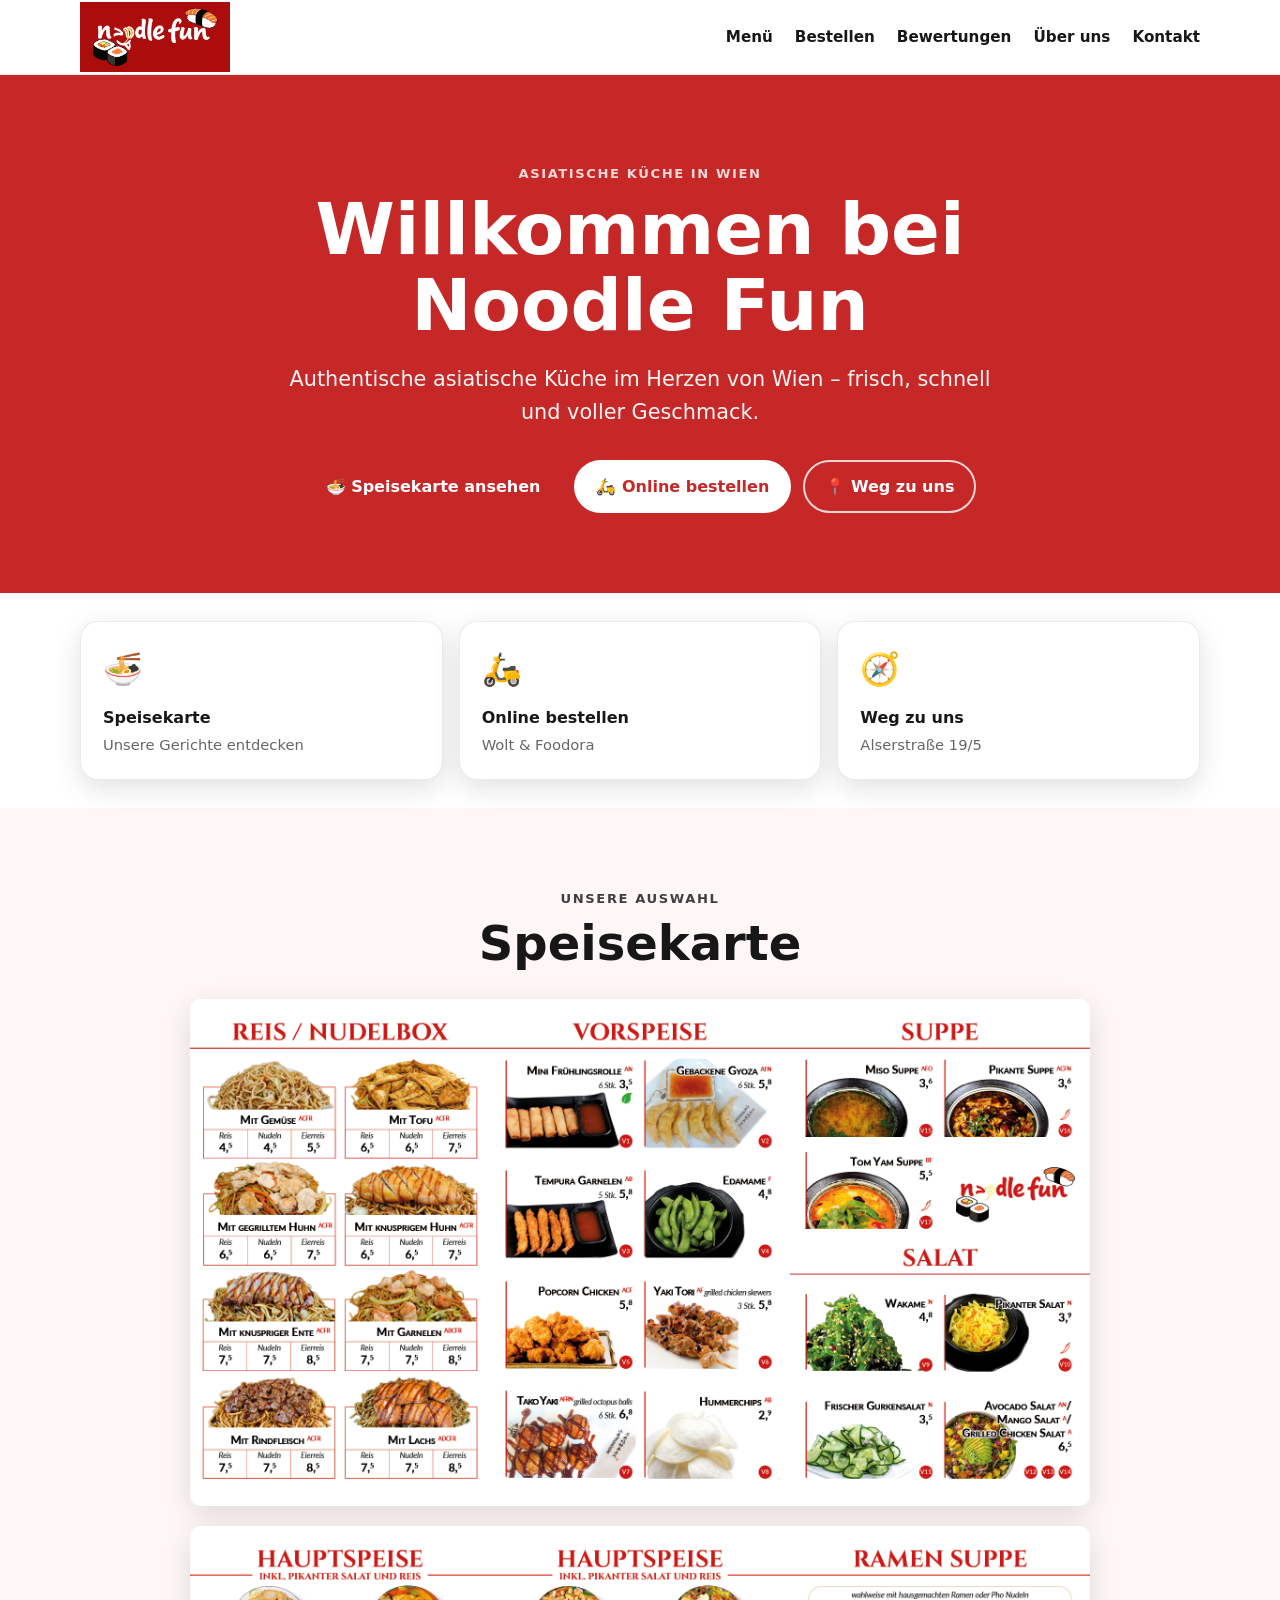
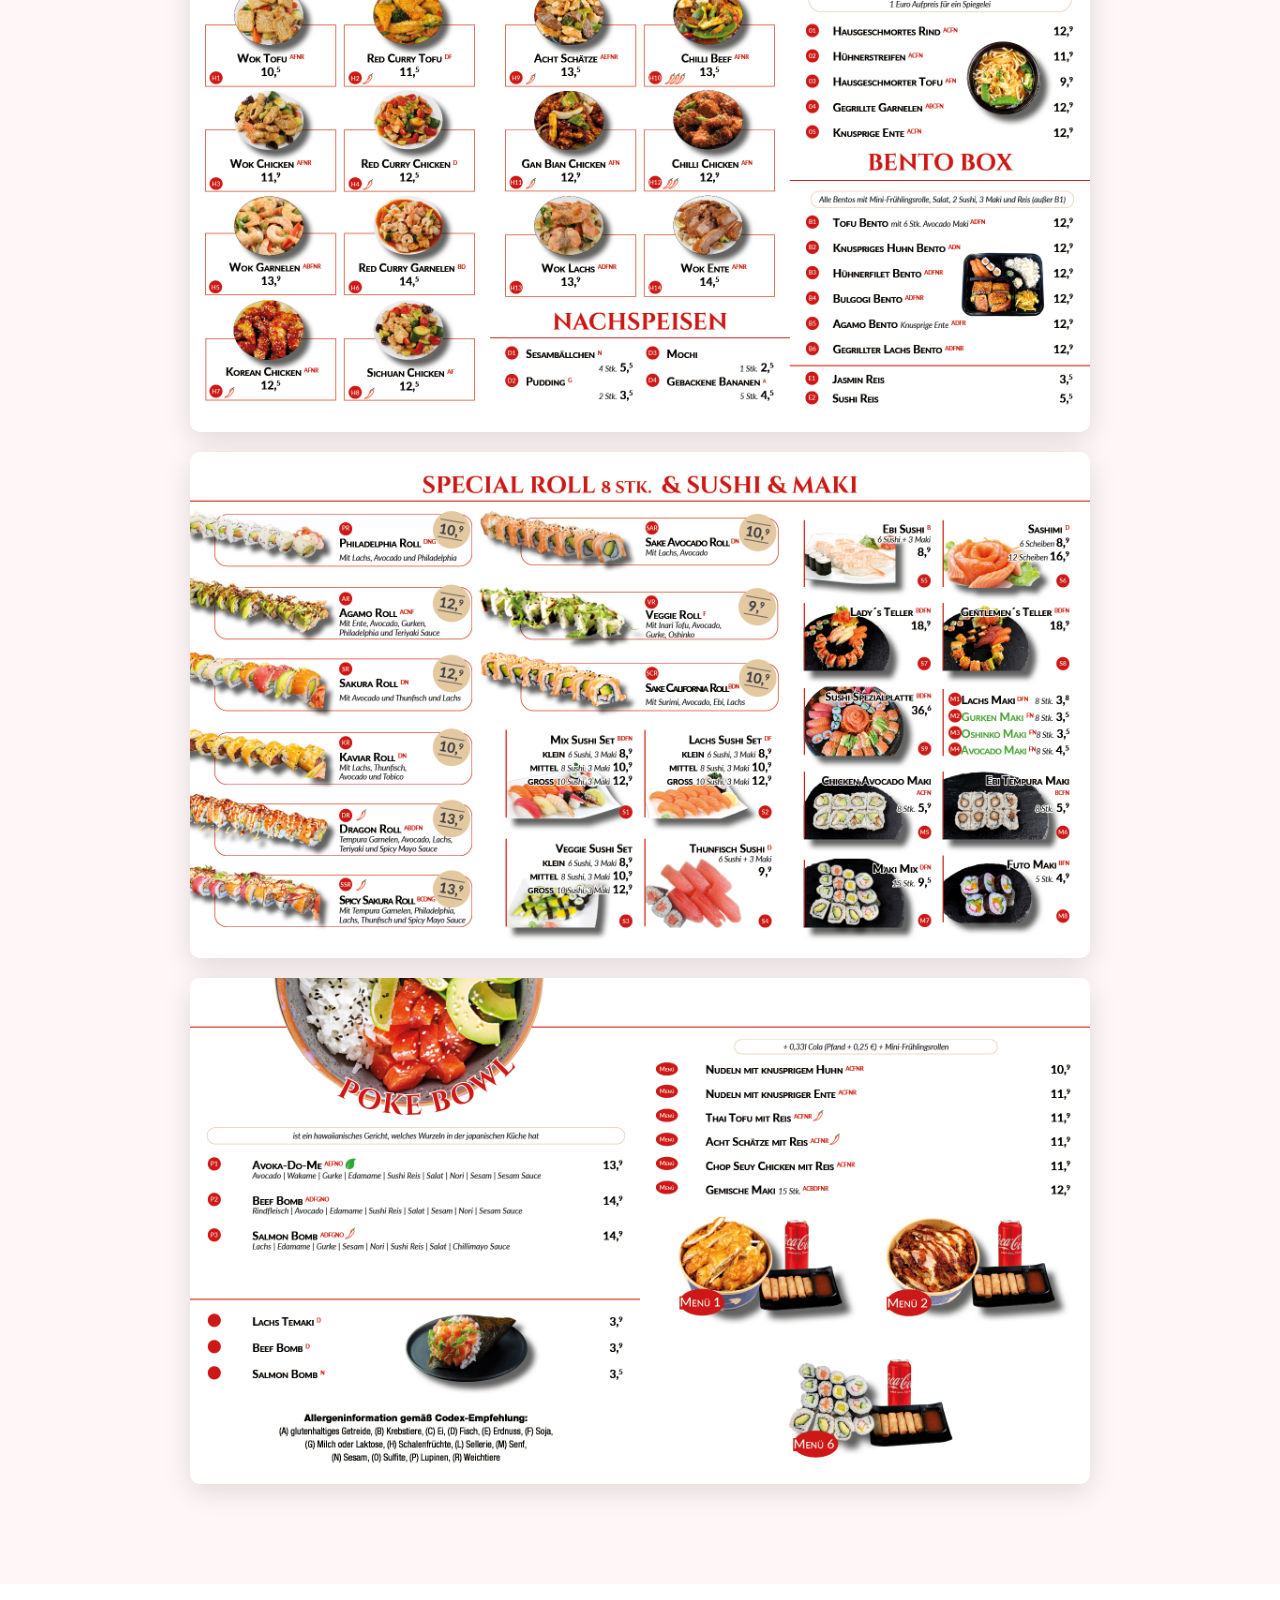
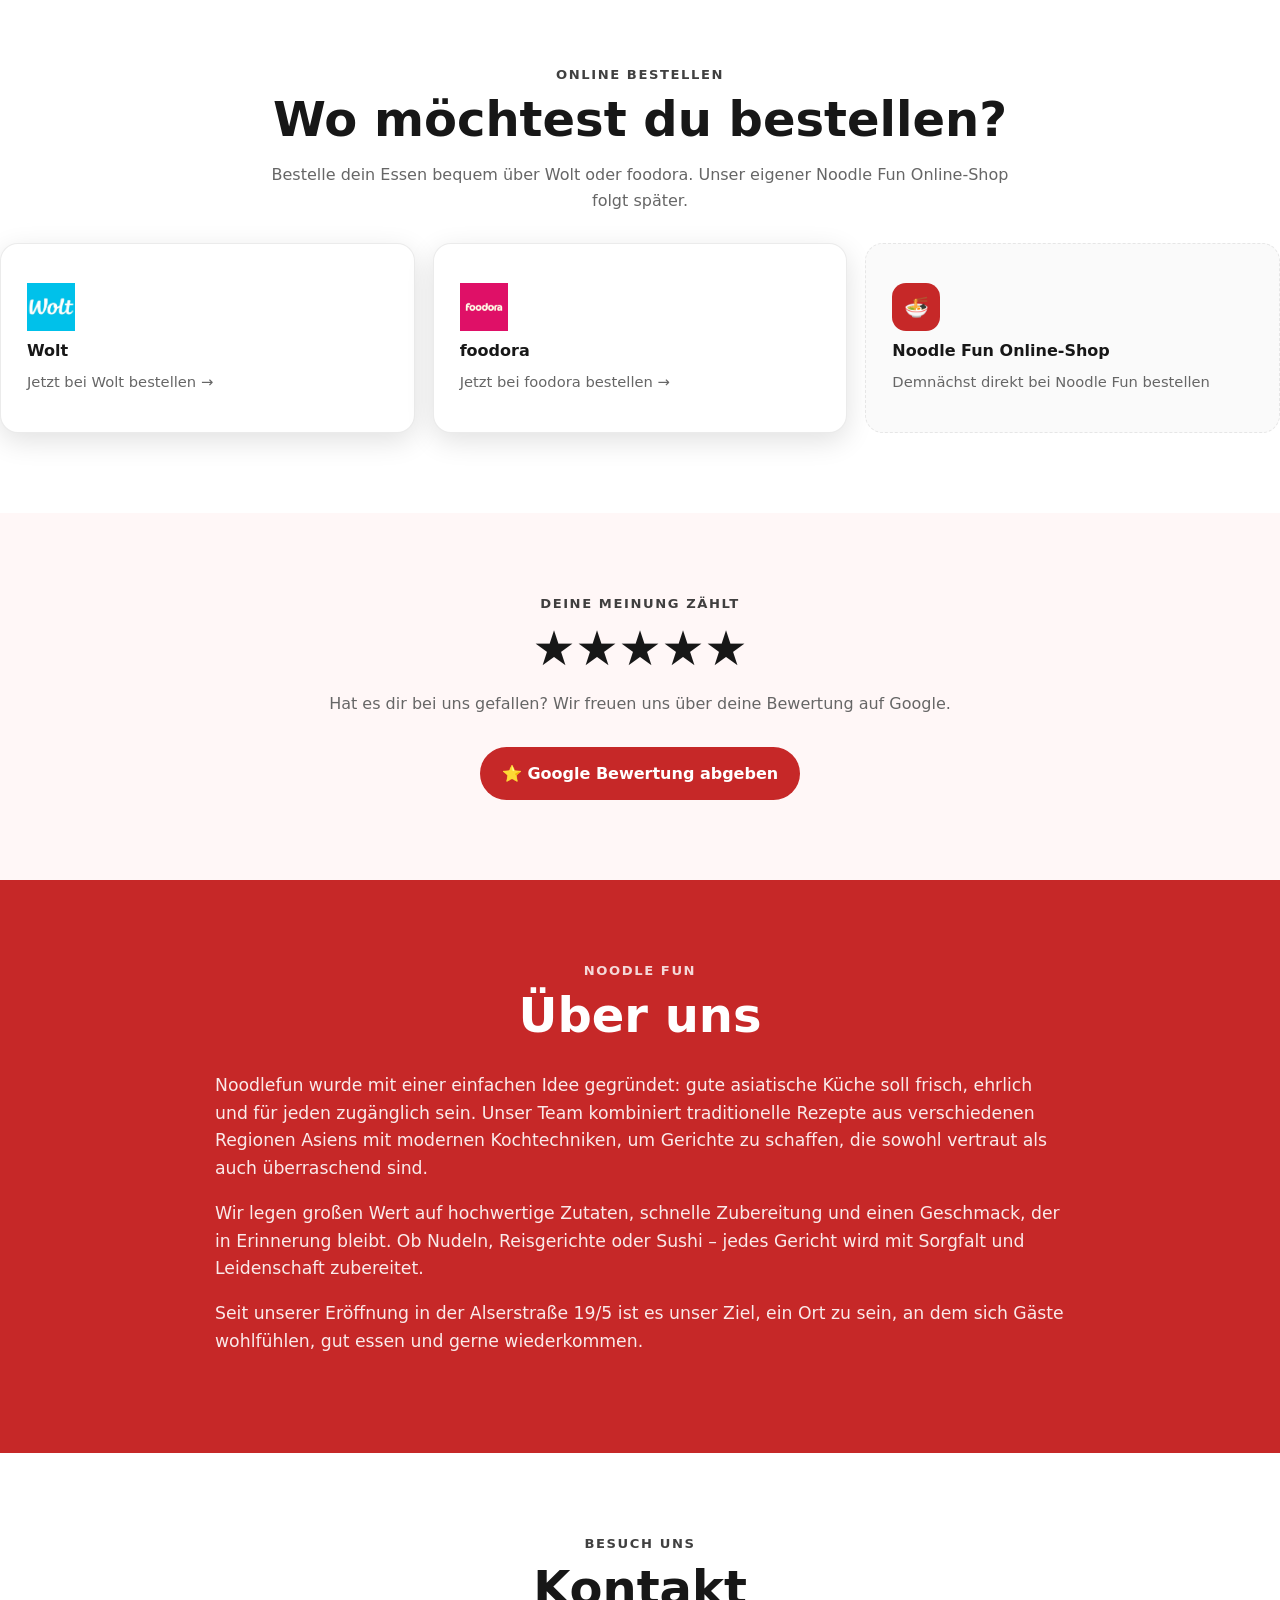
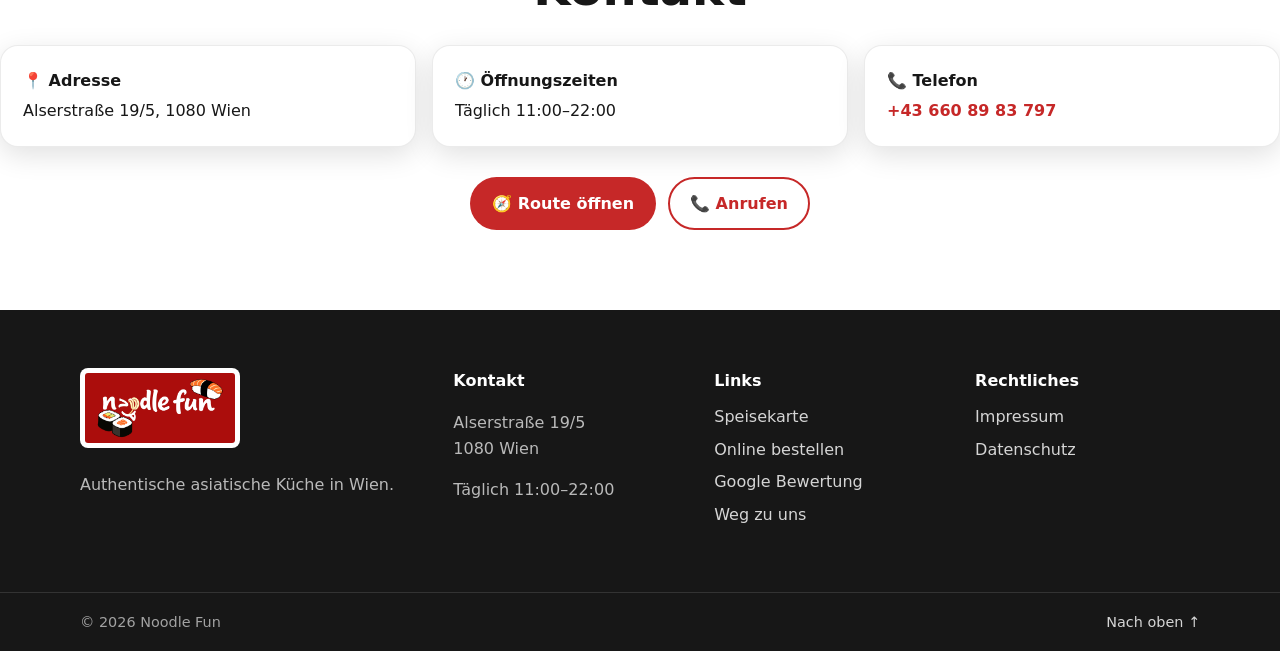
<file: index.html>
<!doctype html>
<html lang="de">
<head>
<meta charset="utf-8">
<meta name="viewport" content="width=device-width, initial-scale=1">
<meta name="description" content="Noodle Fun Wien – authentische asiatische Küche in der Alserstraße 19/5, 1080 Wien. Speisekarte, Online-Bestellung, Google Bewertungen und Weg zu uns.">
<meta name="theme-color" content="#C62828">
<meta property="og:title" content="Noodle Fun Wien">
<meta property="og:description" content="Authentische asiatische Küche in Wien.">
<meta property="og:type" content="restaurant">
<title>Noodle Fun Wien | Asiatische Küche in 1080 Wien</title>
<link rel="stylesheet" href="styles.css">
<script src="script.js" defer></script>
<script type="application/ld+json">
{
  "@context":"https://schema.org",
  "@type":"Restaurant",
  "name":"Noodle Fun",
  "address":{"@type":"PostalAddress","streetAddress":"Alserstraße 19/5","postalCode":"1080","addressLocality":"Wien","addressCountry":"AT"},
  "telephone":"+43 660 89 83 797",
  "openingHours":"Mo-Su 11:00-22:00"
}
</script>
</head>
<body>
<header class="site-header" id="top">
  <div class="container header-inner">
    <a class="brand" href="#top" aria-label="Noodle Fun Startseite">
      <img src="assets/LOGO 1024 x 475.png" alt="Noodle Fun Logo">
    </a>
    <button class="menu-toggle" type="button" aria-expanded="false" aria-controls="site-nav" aria-label="Menü öffnen">
      <span></span><span></span><span></span>
    </button>
    <nav class="site-nav" id="site-nav" aria-label="Hauptnavigation">
      <a href="#menu">Menü</a><a href="#order">Bestellen</a><a href="#reviews">Bewertungen</a><a href="#about">Über uns</a><a href="#contact">Kontakt</a>
    </nav>
  </div>
</header>

<main>
<section class="hero" aria-labelledby="hero-title">
  <div class="container hero-content">
    <p class="eyebrow">Asiatische Küche in Wien</p>
    <h1 id="hero-title">Willkommen bei Noodle Fun</h1>
    <p class="hero-text">Authentische asiatische Küche im Herzen von Wien – frisch, schnell und voller Geschmack.</p>
    <div class="cta-group">
      <a class="btn btn-primary" href="#menu">🍜 Speisekarte ansehen</a>
      <a class="btn btn-secondary" href="#order">🛵 Online bestellen</a>
      <a class="btn btn-light" href="https://maps.google.com/?q=Alserstraße+19/5,+1080+Wien" target="_blank" rel="noopener noreferrer">📍 Weg zu uns</a>
    </div>
  </div>
</section>

<section class="quick-actions" aria-label="Schnellzugriff">
  <div class="container action-grid">
    <a class="action-card" href="#menu"><span class="action-icon">🍜</span><strong>Speisekarte</strong><span>Unsere Gerichte entdecken</span></a>
    <a class="action-card" href="#order"><span class="action-icon">🛵</span><strong>Online bestellen</strong><span>Wolt &amp; Foodora</span></a>
    <a class="action-card" href="https://maps.google.com/?q=Alserstraße+19/5,+1080+Wien" target="_blank" rel="noopener noreferrer"><span class="action-icon">🧭</span><strong>Weg zu uns</strong><span>Alserstraße 19/5</span></a>
  </div>
</section>

<section class="section" id="menu" aria-labelledby="menu-title">
  <div class="section-heading"><p class="eyebrow">Unsere Auswahl</p><h2 id="menu-title">Speisekarte</h2></div>
  <div class="menu-gallery">
    <img class="menu-image" src="assets/TV1.png" alt="Noodle Fun Speisekarte – Seite 1" loading="lazy" decoding="async">
    <img class="menu-image" src="assets/TV2.png" alt="Noodle Fun Speisekarte – Seite 2" loading="lazy" decoding="async">
    <img class="menu-image" src="assets/TV3.png" alt="Noodle Fun Speisekarte – Seite 3" loading="lazy" decoding="async">
    <img class="menu-image" src="assets/TV4.png" alt="Noodle Fun Speisekarte – Seite 4" loading="lazy" decoding="async">
  </div>
</section>

<section class="section order-section" id="order" aria-labelledby="order-title">
  <div class="section-heading">
    <p class="eyebrow">Online bestellen</p>
    <h2 id="order-title">Wo möchtest du bestellen?</h2>
    <p>
      Bestelle dein Essen bequem über Wolt oder foodora.
      Unser eigener Noodle Fun Online-Shop folgt später.
    </p>
  </div>

  <div class="order-grid">

    <!-- Wolt -->
    <a
      class="platform-card"
      href="https://wolt.com/en/aut/vienna/restaurant/noodlefun"
      target="_blank"
      rel="noopener noreferrer"
      aria-label="Noodle Fun auf Wolt bestellen"
    >
      <span class="platform-logo">
        <img src="assets/wolt-logo.png" alt="Wolt">
      </span>
      <strong>Wolt</strong>
      <span>Jetzt bei Wolt bestellen →</span>
    </a>

    <!-- foodora -->
    <a
      class="platform-card"
      href="https://www.foodora.at/restaurant/ipc9/noodle-fun-ipc9"
      target="_blank"
      rel="noopener noreferrer"
      aria-label="Noodle Fun auf foodora bestellen"
    >
      <span class="platform-logo">
        <img src="assets/foodora-logo.png" alt="foodora">
      </span>
      <strong>foodora</strong>
      <span>Jetzt bei foodora bestellen →</span>
    </a>

    <!-- Future Noodle Fun Online Shop -->
    <div class="platform-card future-card">
      <span class="platform-logo">🍜</span>
      <strong>Noodle Fun Online-Shop</strong>
      <span>Demnächst direkt bei Noodle Fun bestellen</span>
    </div>

  </div>
</section>

<section class="section reviews-section" id="reviews" aria-labelledby="reviews-title">
  <div class="section-heading"><p class="eyebrow">Deine Meinung zählt</p><h2 id="reviews-title">★★★★★</h2><p>Hat es dir bei uns gefallen? Wir freuen uns über deine Bewertung auf Google.</p></div>
  <a class="btn btn-primary" href="https://g.page/r/CQJ1EGxJWChrEBM/review" target="_blank" rel="noopener noreferrer">⭐ Google Bewertung abgeben</a>
</section>

<section class="section about" id="about" aria-labelledby="about-title">
  <div class="section-heading"><p class="eyebrow">Noodle Fun</p><h2 id="about-title">Über uns</h2></div>
  <div class="about-copy">
    <p>Noodlefun wurde mit einer einfachen Idee gegründet: gute asiatische Küche soll frisch, ehrlich und für jeden zugänglich sein. Unser Team kombiniert traditionelle Rezepte aus verschiedenen Regionen Asiens mit modernen Kochtechniken, um Gerichte zu schaffen, die sowohl vertraut als auch überraschend sind.</p>
    <p>Wir legen großen Wert auf hochwertige Zutaten, schnelle Zubereitung und einen Geschmack, der in Erinnerung bleibt. Ob Nudeln, Reisgerichte oder Sushi – jedes Gericht wird mit Sorgfalt und Leidenschaft zubereitet.</p>
    <p>Seit unserer Eröffnung in der Alserstraße 19/5 ist es unser Ziel, ein Ort zu sein, an dem sich Gäste wohlfühlen, gut essen und gerne wiederkommen.</p>
  </div>
</section>

<section class="section contact-section" id="contact" aria-labelledby="contact-title">
  <div class="section-heading"><p class="eyebrow">Besuch uns</p><h2 id="contact-title">Kontakt</h2></div>
  <div class="contact-grid">
    <div class="contact-card"><strong>📍 Adresse</strong><span>Alserstraße 19/5, 1080 Wien</span></div>
    <div class="contact-card"><strong>🕐 Öffnungszeiten</strong><span>Täglich 11:00–22:00</span></div>
    <div class="contact-card"><strong>📞 Telefon</strong><a href="tel:+436608983797">+43 660 89 83 797</a></div>
  </div>
  <div class="contact-actions">
    <a class="btn btn-primary" href="https://maps.google.com/?q=Alserstraße+19/5,+1080+Wien" target="_blank" rel="noopener noreferrer">🧭 Route öffnen</a>
    <a class="btn btn-light" href="tel:+436608983797">📞 Anrufen</a>
  </div>
</section>
</main>

<footer class="site-footer">
  <div class="container footer-grid">
    <div><img class="footer-logo" src="assets/LOGO 1024 x 475.png" alt="Noodle Fun Logo"><p>Authentische asiatische Küche in Wien.</p></div>
    <div><h2>Kontakt</h2><p>Alserstraße 19/5<br>1080 Wien</p><p>Täglich 11:00–22:00</p></div>
    <div><h2>Links</h2><a href="#menu">Speisekarte</a><a href="#order">Online bestellen</a><a href="https://g.page/r/CQJ1EGxJWChrEBM/review" target="_blank" rel="noopener noreferrer">Google Bewertung</a><a href="https://maps.google.com/?q=Alserstraße+19/5,+1080+Wien" target="_blank" rel="noopener noreferrer">Weg zu uns</a></div>
    <div><h2>Rechtliches</h2><a href="pages/impressum.html">Impressum</a><a href="pages/datenschutz.html">Datenschutz</a></div>
  </div>
  <div class="footer-bottom"><div class="container"><span>© 2026 Noodle Fun</span><a href="#top">Nach oben ↑</a></div></div>
</footer>
</body>
</html>
</file>
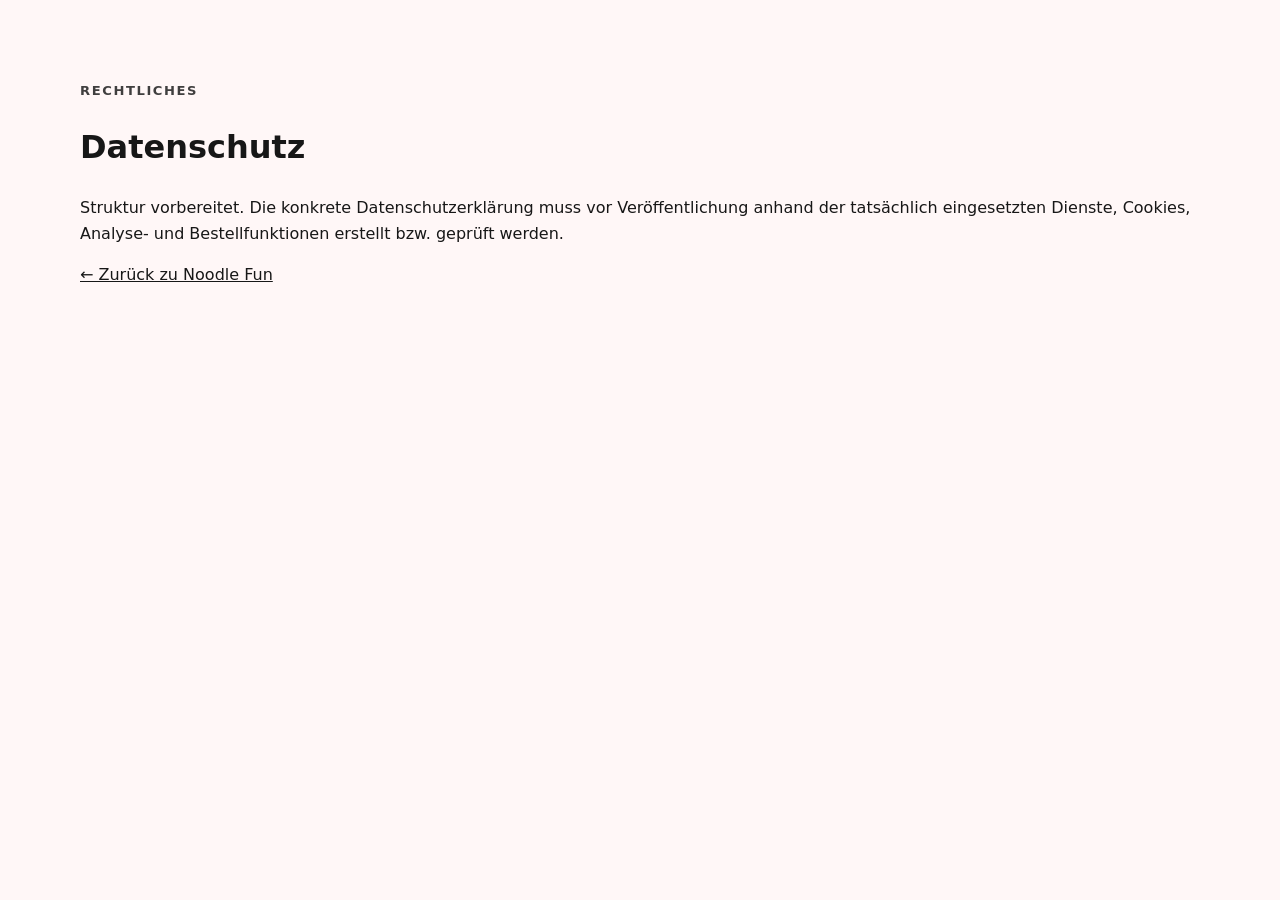
<file: pages/datenschutz.html>
<!doctype html><html lang="de"><head><meta charset="utf-8"><meta name="viewport" content="width=device-width,initial-scale=1"><title>Datenschutz | Noodle Fun Wien</title><link rel="stylesheet" href="../styles.css"></head><body><main class="section"><div class="container"><p class="eyebrow">Rechtliches</p><h1>Datenschutz</h1><p>Struktur vorbereitet. Die konkrete Datenschutzerklärung muss vor Veröffentlichung anhand der tatsächlich eingesetzten Dienste, Cookies, Analyse- und Bestellfunktionen erstellt bzw. geprüft werden.</p><p><a href="../index.html">← Zurück zu Noodle Fun</a></p></div></main></body></html>
</file>
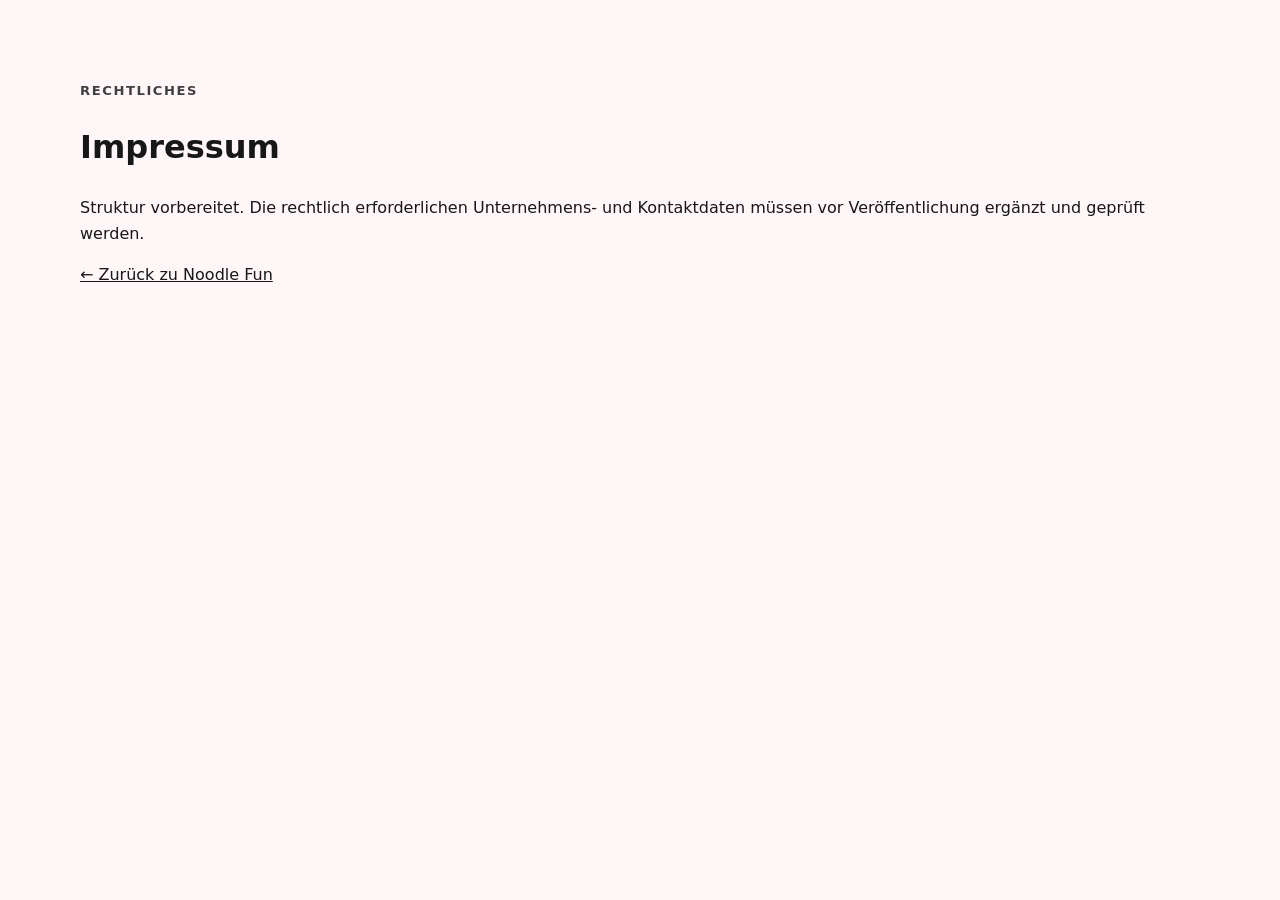
<file: pages/impressum.html>
<!doctype html><html lang="de"><head><meta charset="utf-8"><meta name="viewport" content="width=device-width,initial-scale=1"><title>Impressum | Noodle Fun Wien</title><link rel="stylesheet" href="../styles.css"></head><body><main class="section"><div class="container"><p class="eyebrow">Rechtliches</p><h1>Impressum</h1><p>Struktur vorbereitet. Die rechtlich erforderlichen Unternehmens- und Kontaktdaten müssen vor Veröffentlichung ergänzt und geprüft werden.</p><p><a href="../index.html">← Zurück zu Noodle Fun</a></p></div></main></body></html>
</file>
<file: styles.css>
:root{--brand-red:#C62828;--brand-light:#fff7f7;--text:#171717;--muted:#666;--white:#fff;--border:rgba(0,0,0,.08);--radius-md:18px;--radius-lg:28px;--shadow-card:0 8px 28px rgba(0,0,0,.12);--max-width:1120px;--header-height:74px}
*{box-sizing:border-box}html{scroll-behavior:smooth;scroll-padding-top:calc(var(--header-height) + 16px)}body{margin:0;font-family:Inter,ui-sans-serif,system-ui,-apple-system,BlinkMacSystemFont,"Segoe UI",sans-serif;color:var(--text);background:var(--brand-light);line-height:1.6}img{max-width:100%}a{color:inherit}.container{width:min(calc(100% - 32px),var(--max-width));margin-inline:auto}
.site-header{position:sticky;top:0;z-index:1000;background:rgba(255,255,255,.96);border-bottom:1px solid var(--border);backdrop-filter:blur(12px)}.header-inner{min-height:var(--header-height);display:flex;align-items:center;justify-content:space-between;gap:24px}.brand img{width:150px;display:block}.site-nav{display:flex;align-items:center;gap:22px}.site-nav a{text-decoration:none;font-weight:700;font-size:.95rem}.site-nav a:hover{color:var(--brand-red)}.menu-toggle{display:none;width:44px;height:44px;border:0;border-radius:12px;background:var(--brand-light);cursor:pointer}.menu-toggle span{display:block;width:22px;height:2px;margin:5px auto;background:var(--text)}
.hero{color:#fff;background:var(--brand-red);text-align:center;padding:88px 0 80px}.hero-content{max-width:850px}.eyebrow{margin:0 0 8px;font-size:.82rem;font-weight:800;letter-spacing:.12em;text-transform:uppercase;opacity:.82}.hero h1{margin:0;font-size:clamp(2.3rem,7vw,4.5rem);line-height:1.05}.hero-text{max-width:720px;margin:20px auto 0;font-size:clamp(1.05rem,2vw,1.3rem);opacity:.95}.cta-group,.contact-actions{display:flex;justify-content:center;flex-wrap:wrap;gap:12px;margin-top:30px}.btn{min-height:48px;display:inline-flex;align-items:center;justify-content:center;padding:12px 20px;border-radius:999px;border:2px solid transparent;text-decoration:none;font-weight:800;transition:transform .18s ease,box-shadow .18s ease}.btn:hover{transform:translateY(-2px);box-shadow:0 8px 20px rgba(0,0,0,.14)}.btn-primary{color:#fff;background:var(--brand-red)}.btn-secondary{color:var(--brand-red);background:#fff}.btn-light{color:var(--brand-red);background:transparent;border-color:currentColor}.hero .btn-light{color:#fff;border-color:rgba(255,255,255,.8)}
.quick-actions{padding:28px 0;background:#fff}.action-grid{display:grid;grid-template-columns:repeat(3,1fr);gap:16px}.action-card,.platform-card,.contact-card{border:1px solid var(--border);border-radius:var(--radius-md);background:#fff;box-shadow:var(--shadow-card)}.action-card{display:grid;gap:3px;padding:22px;text-decoration:none}.action-card span:last-child,.platform-card span:last-child{color:var(--muted);font-size:.92rem}.action-icon{font-size:2rem;margin-bottom:6px}
.section{padding:80px 0}.section-heading{max-width:760px;margin:0 auto 30px;text-align:center}.section-heading h2{margin:0;font-size:clamp(2rem,5vw,3rem);line-height:1.1}.section-heading p:last-child{color:var(--muted);margin-bottom:0}.menu-gallery{max-width:900px;margin:auto}.menu-image{display:block;width:100%;height:auto;margin:0 auto 20px;border-radius:10px;box-shadow:var(--shadow-card)}
.order-section{background:#fff}.order-grid{display:grid;grid-template-columns:repeat(3,1fr);gap:18px}.platform-card{min-height:190px;padding:26px;display:flex;flex-direction:column;justify-content:center;gap:7px;text-decoration:none}.platform-card:hover{transform:translateY(-2px)}.platform-logo{width:48px;height:48px;display:grid;place-items:center;border-radius:14px;background:var(--brand-red);color:#fff;font-weight:900;font-size:1.25rem}.future-card{background:#fafafa;border-style:dashed;box-shadow:none}.reviews-section{text-align:center}.about{background:var(--brand-red);color:#fff}.about-copy{max-width:850px;margin:auto;font-size:1.08rem;color:rgba(255,255,255,.9)}.contact-section{background:#fff}.contact-grid{display:grid;grid-template-columns:repeat(3,1fr);gap:16px}.contact-card{padding:22px;display:grid;gap:5px}.contact-card a{font-weight:800;color:var(--brand-red);text-decoration:none}
.site-footer{color:#fff;background:#171717}.footer-grid{padding:58px 0;display:grid;grid-template-columns:1.5fr repeat(3,1fr);gap:36px}.footer-logo{width:160px;background:#fff;border-radius:8px;padding:5px}.site-footer h2{margin:0 0 10px;font-size:1rem}.site-footer p{color:rgba(255,255,255,.7)}.site-footer a{display:block;width:fit-content;margin:7px 0;color:rgba(255,255,255,.82);text-decoration:none}.site-footer a:hover{color:#fff}.footer-bottom{border-top:1px solid rgba(255,255,255,.12)}.footer-bottom .container{min-height:58px;display:flex;justify-content:space-between;align-items:center;gap:20px;color:rgba(255,255,255,.6);font-size:.9rem}
@media(max-width:820px){.menu-toggle{display:block}.site-nav{position:absolute;top:var(--header-height);left:0;right:0;display:none;flex-direction:column;align-items:stretch;padding:12px 16px 18px;background:#fff;border-bottom:1px solid var(--border)}.site-nav.is-open{display:flex}.site-nav a{padding:12px;border-radius:10px}.site-nav a:hover{background:var(--brand-light)}.action-grid,.order-grid,.contact-grid,.footer-grid{grid-template-columns:1fr}.hero{padding:66px 0 58px}.section{padding:62px 0}.footer-bottom .container{flex-direction:column;justify-content:center;padding:14px 0}}
@media(prefers-reduced-motion:reduce){html{scroll-behavior:auto}*,*::before,*::after{transition:none!important;animation:none!important}}
</file>
